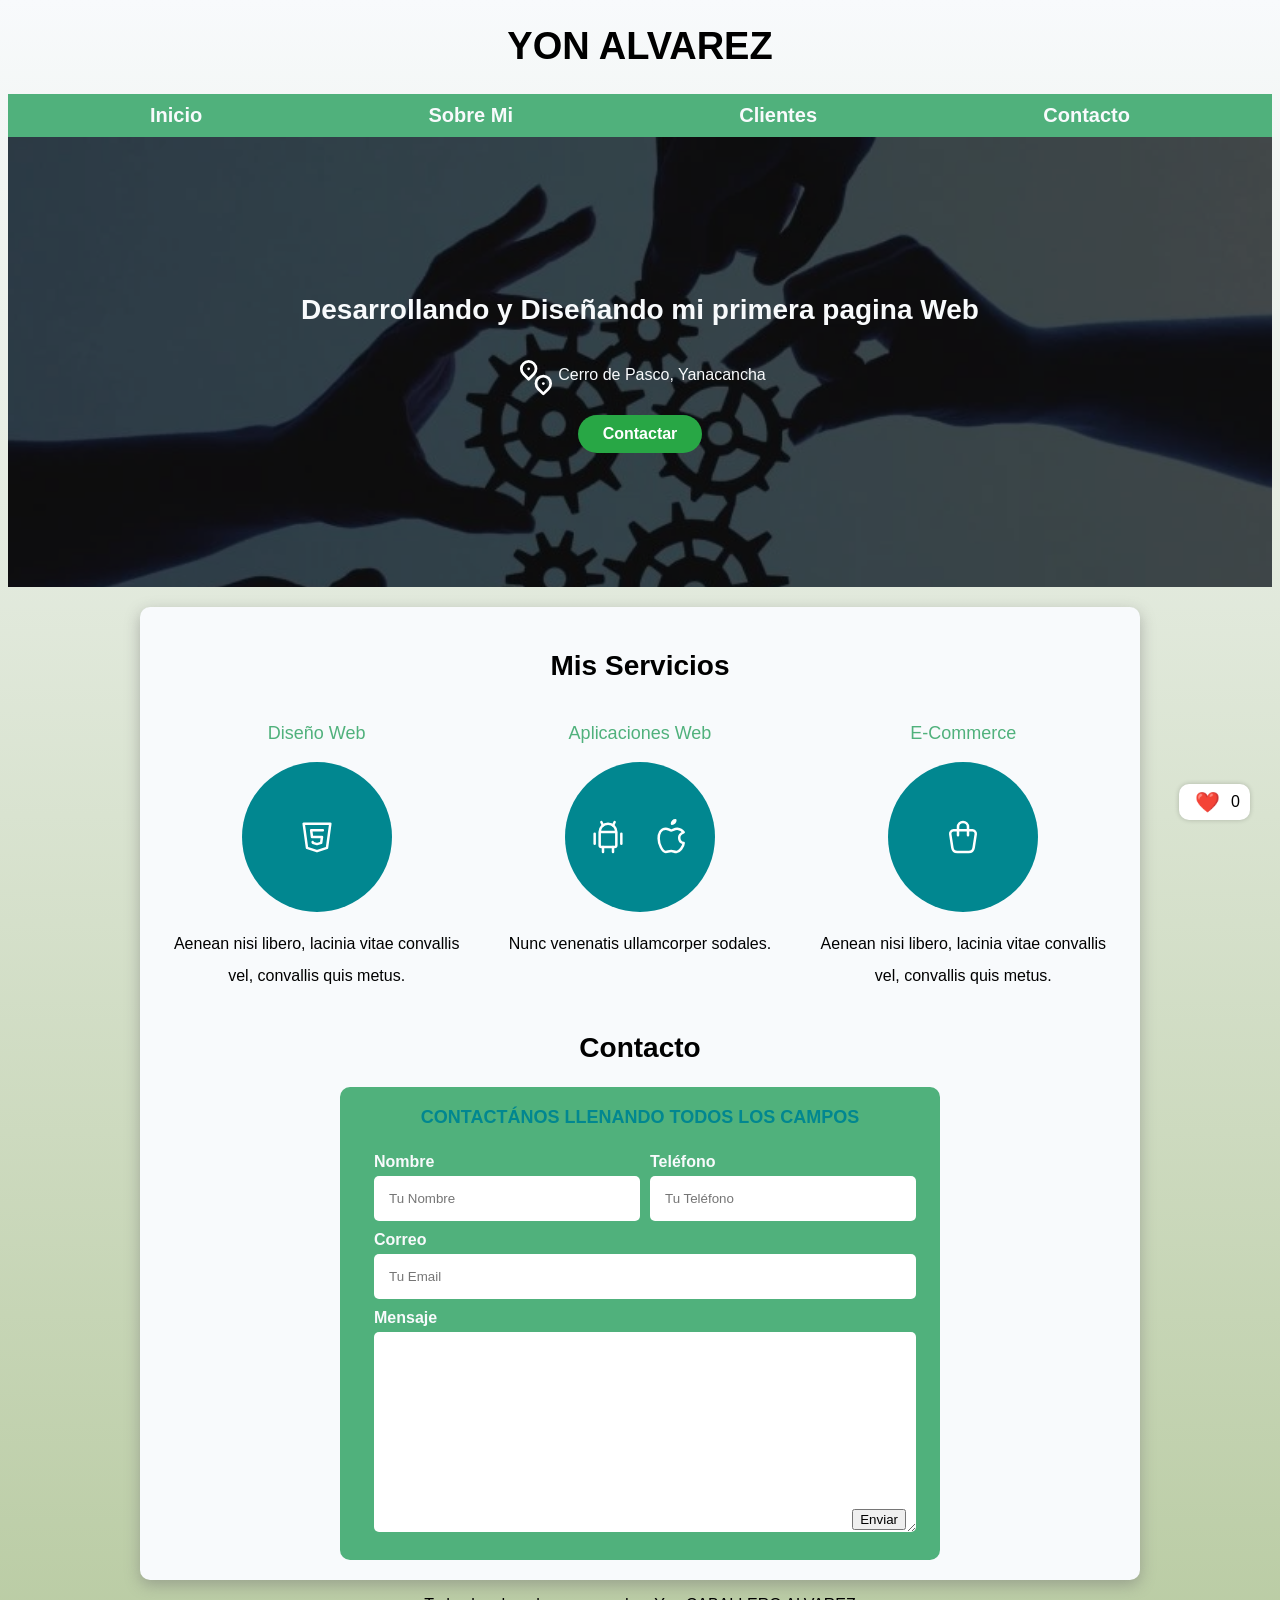
<file: index.html>
<!DOCTYPE html>
<html lang="en">
<head>
    <meta charset="UTF-8">
    <meta name="viewport" content="width=device-width, initial-scale=1.0">
    <title>Proyecyo Web</title>
    <link rel="preload" href="css/style.css" as="style">
    <link href="css/style.css" rel="stylesheet">
</head>
<body>
    <header>
        <h1 class="titulo">YON ALVAREZ</h1>
    </header>

    <div class="nav-bg">
        <nav class="navegacion-principal contenedor">
            <a href="index.html">Inicio</a>
            <a href="sobre_mi.html">Sobre Mi</a>
            <a href="Clientes.html">Clientes</a>
            <a href="contacto.html">Contacto</a>
        </nav>
    </div>

   
    <section class="hero">

        <div class="contenido-hero">
            <h2>Desarrollando y Diseñando mi primera pagina Web</h2> 
            <div class="ubicacion">
                <svg xmlns="http://www.w3.org/2000/svg" width="44" height="44" viewBox="0 0 24 24" fill="none" stroke="#ffffff" stroke-width="1.5" stroke-linecap="round" stroke-linejoin="round" class="icon icon-tabler icons-tabler-outline icon-tabler-map-pins"><path stroke="none" d="M0 0h24v24H0z" fill="none"/><path d="M10.828 9.828a4 4 0 1 0 -5.656 0l2.828 2.829l2.828 -2.829" />
                    <path d="M8 7l0 .01" />
                    <path d="M18.828 17.828a4 4 0 1 0 -5.656 0l2.828 2.829l2.828 -2.829" />
                    <path d="M16 15l0 .01" />
                </svg>
                <p>Cerro de Pasco, Yanacancha</p>
            </div>
            <a href="#contacto" class="btn-contacto">Contactar</a>
        </div> <!-- .contenido-hero --> 
    </section>
     
<div class="like-container-fixed">
  <button class="like-btn">❤️</button>
  <span class="like-count">0</span>
</div>

        <button id="btnTop" >Ir Arriba</button>
        <script src="js/script.js"></script>
        

    <main class="contenedor sombra">
        <h2>Mis Servicios</h2>

        <div class="servicios">
            <section class="servicio">
                <h3>Diseño Web</h3>
                <div class="iconos">
                    <svg xmlns="http://www.w3.org/2000/svg" width="40" height="40" viewBox="0 0 24 24" fill="none" stroke="#ffffff" stroke-width="1.5" stroke-linecap="round" stroke-linejoin="round" class="icon icon-tabler icons-tabler-outline icon-tabler-brand-html5">
                        <path stroke="none" d="M0 0h24v24H0z" fill="none"/>
                        <path d="M20 4l-2 14.5l-6 2l-6 -2l-2 -14.5l16 0" />
                        <path d="M15.5 8h-7l.5 4h6l-.5 3.5l-2.5 .75l-2.5 -.75l-.1 -.5" />
                    </svg>
                </div>
                <p>Aenean nisi libero, lacinia vitae convallis vel, convallis quis metus.</p>
            </section>
        
            <section class="servicio">
                <h3>Aplicaciones Web</h3>
                <div class="iconos">
                    <svg xmlns="http://www.w3.org/2000/svg" width="40" height="40" viewBox="0 0 24 24" fill="none" stroke="#ffffff" stroke-width="1.5" stroke-linecap="round" stroke-linejoin="round" class="icon icon-tabler icons-tabler-outline icon-tabler-brand-android"><path stroke="none" d="M0 0h24v24H0z" fill="none"/><path d="M4 10l0 6" /><path d="M20 10l0 6" /><path d="M7 9h10v8a1 1 0 0 1 -1 1h-8a1 1 0 0 1 -1 -1v-8a5 5 0 0 1 10 0" />
                        <path d="M8 3l1 2" />
                        <path d="M16 3l-1 2" />
                        <path d="M9 18l0 3" />
                        <path d="M15 18l0 3" />
                    </svg>
                    <svg xmlns="http://www.w3.org/2000/svg" width="40" height="40" viewBox="0 0 24 24" fill="none" stroke="#ffffff" stroke-width="1.5" stroke-linecap="round" stroke-linejoin="round" class="icon icon-tabler icons-tabler-outline icon-tabler-brand-apple">
                        <path stroke="none" d="M0 0h24v24H0z" fill="none"/>
                        <path d="M8.286 7.008c-3.216 0 -4.286 3.23 -4.286 5.92c0 3.229 2.143 8.072 4.286 8.072c1.165 -.05 1.799 -.538 3.214 -.538c1.406 0 1.607 .538 3.214 .538s4.286 -3.229 4.286 -5.381c-.03 -.011 -2.649 -.434 -2.679 -3.23c-.02 -2.335 2.589 -3.179 2.679 -3.228c-1.096 -1.606 -3.162 -2.113 -3.75 -2.153c-1.535 -.12 -3.032 1.077 -3.75 1.077c-.729 0 -2.036 -1.077 -3.214 -1.077" />
                        <path d="M12 4a2 2 0 0 0 2 -2a2 2 0 0 0 -2 2" />
                    </svg>
                    
                </div>
                <p>Nunc venenatis ullamcorper sodales.</p>
            </section>

            <section class="servicio">
                <h3>E-Commerce</h3>
                <div class="iconos">
                    <svg xmlns="http://www.w3.org/2000/svg" width="40" height="40" viewBox="0 0 24 24" fill="none" stroke="#ffffff" stroke-width="1.5" stroke-linecap="round" stroke-linejoin="round" class="icon icon-tabler icons-tabler-outline icon-tabler-shopping-bag"><path stroke="none" d="M0 0h24v24H0z" fill="none"/>
                        <path d="M6.331 8h11.339a2 2 0 0 1 1.977 2.304l-1.255 8.152a3 3 0 0 1 -2.966 2.544h-6.852a3 3 0 0 1 -2.965 -2.544l-1.255 -8.152a2 2 0 0 1 1.977 -2.304" />
                        <path d="M9 11v-5a3 3 0 0 1 6 0v5" />
                    </svg>
                </div>
                <p>Aenean nisi libero, lacinia vitae convallis vel, convallis quis metus.</p>
            </section>
        </div> <!--.servicios-->
    
        <section>
            <h2>Contacto</h2>

            <form class="formulario">
                <fieldset>
                    <legend>Contactános llenando todos los campos</legend>

                    <div class="contenedor-campos">
                        <div class="campo">
                            <label>Nombre</label>
                            <input class="input-text" type="text" placeholder="Tu Nombre">
                        </div>

                        <div class="campo">
                            <label>Teléfono</label>
                            <input class="input-text" type="tel" placeholder="Tu Teléfono">
                        </div>

                        <div class="campo">
                            <label>Correo</label>
                            <input class="input-text" type="email" placeholder="Tu Email">
                        </div>
                
                        <div class="campo">
                            <label>Mensaje</label>
                            <textarea class="input-text"></textarea>
                        </div>
                    </div> <!-- .contenedor-campos -->

                    <div class="alinear-derecha flex">
                        <input class="boton w-sm-100" type="submit" value="Enviar">
                    </div>
                </fieldset>
            </form>
        </section>

    </main>
    
    <footer class="footer">
        <p>Todos los derechos reservados. Yon CABALLERO ALVAREZ</p>
    </footer>

 <script>
  document.getElementById("btnIrArriba").addEventListener("click", function() {
    window.scrollTo({ top: 0, behavior: 'smooth' });
  });
</script>



</body>
</html>
</file>
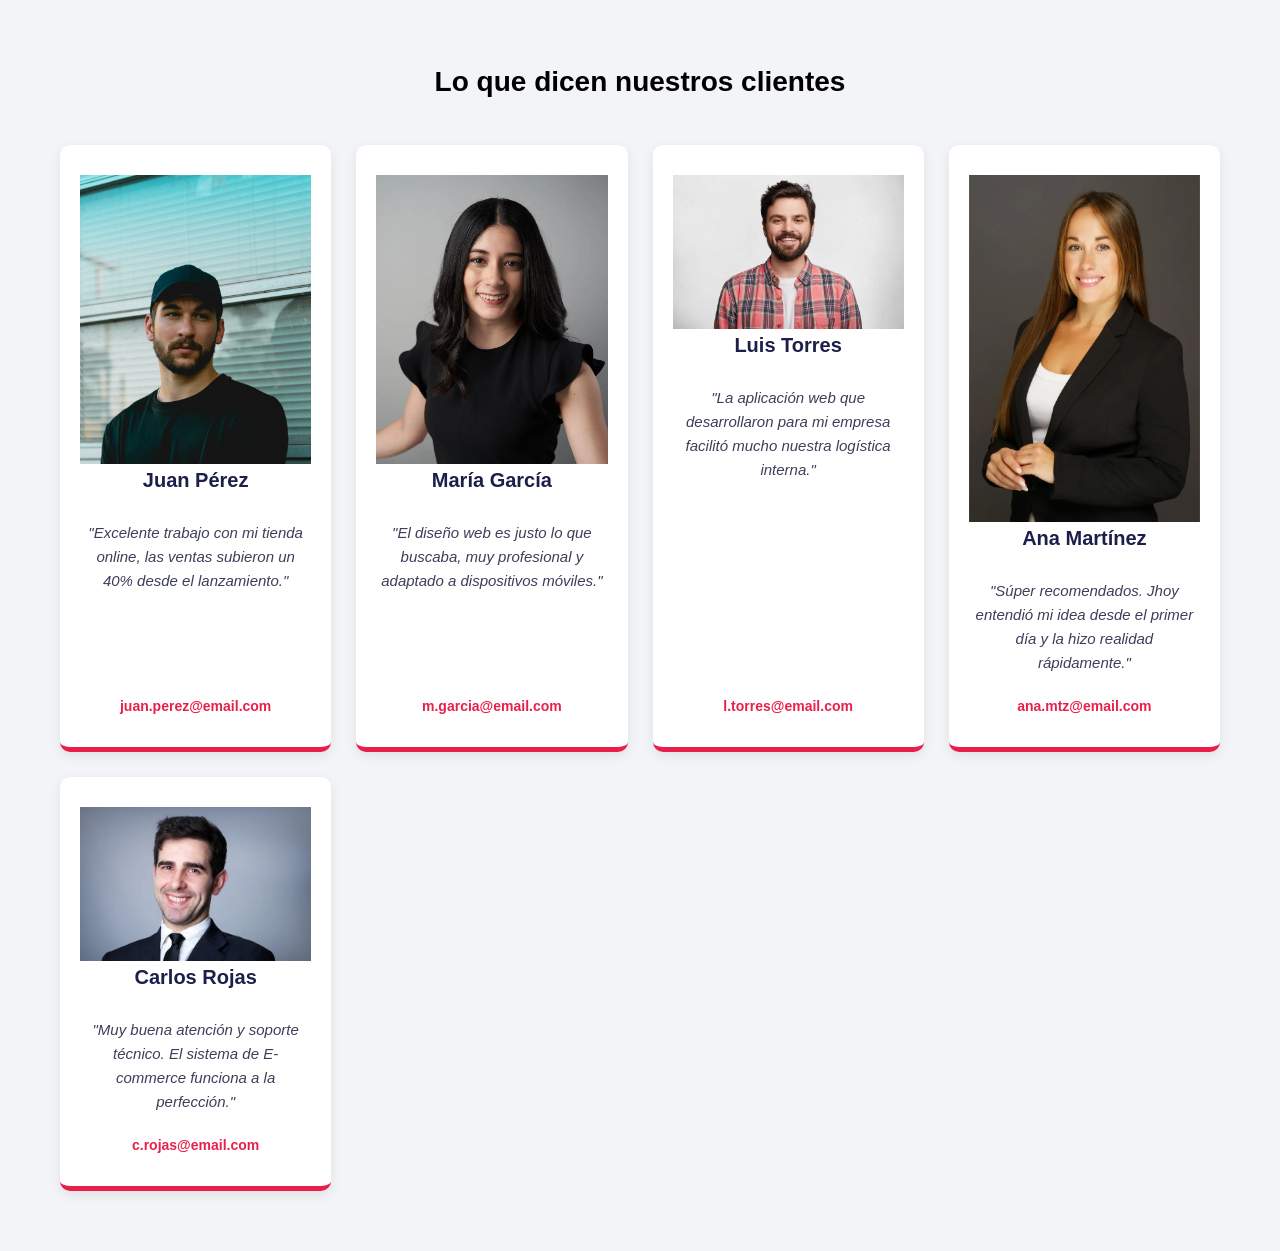
<file: Clientes.html>
<!DOCTYPE html>
<html lang="es">
<head>
    <meta charset="UTF-8">
    <meta name="viewport" content="width=device-width, initial-scale=1.0">
    <title>  Document</title>
   

    <link rel="stylesheet" href="css/Clientes.css">
</head>
<body>
    
    <section class="clientes-seccion">
    <h2>Lo que dicen nuestros clientes</h2>
    
    <div class="clientes-grid">
        <article class="cliente-card">
        <img src="imagen/3.jpg" alt="Foto de Juan Pérez" class="perfil-foto">

            <h3>Juan Pérez</h3>
            <p class="testimonio">"Excelente trabajo con mi tienda online, las ventas subieron un 40% desde el lanzamiento."</p>
            <a href="mailto:juan.perez@email.com" class="cliente-contacto">juan.perez@email.com</a>
        </article>

        <article class="cliente-card">
        <img src="imagen/2.jpg" alt="Foto de María García " class="perfil-foto">

            <h3>María García</h3>
            <p class="testimonio">"El diseño web es justo lo que buscaba, muy profesional y adaptado a dispositivos móviles."</p>
            <a href="mailto:m.garcia@email.com" class="cliente-contacto">m.garcia@email.com</a>
        </article>

        <article class="cliente-card">
        <img src="imagen/0.jpg" alt="Foto de Luis Torres" class="perfil-foto">

            <h3>Luis Torres</h3>
            <p class="testimonio">"La aplicación web que desarrollaron para mi empresa facilitó mucho nuestra logística interna."</p>
            <a href="mailto:l.torres@email.com" class="cliente-contacto">l.torres@email.com</a>
        </article>

        <article class="cliente-card">
        <img src="imagen/4.jpg" alt="Foto de Ana Martínez " class="perfil-foto">

            <h3>Ana Martínez</h3>
            <p class="testimonio">"Súper recomendados. Jhoy entendió mi idea desde el primer día y la hizo realidad rápidamente."</p>
            <a href="mailto:ana.mtz@email.com" class="cliente-contacto">ana.mtz@email.com</a>
        </article>

        <article class="cliente-card">
        <img src="imagen/5.jpg" alt="Foto de Carlos Rojas " class="perfil-foto">
            <h3>Carlos Rojas</h3>
            <p class="testimonio">"Muy buena atención y soporte técnico. El sistema de E-commerce funciona a la perfección."</p>
            <a href="mailto:c.rojas@email.com" class="cliente-contacto">c.rojas@email.com</a>
        </article>
    </div>

</section>

</body>
</html>
</file>
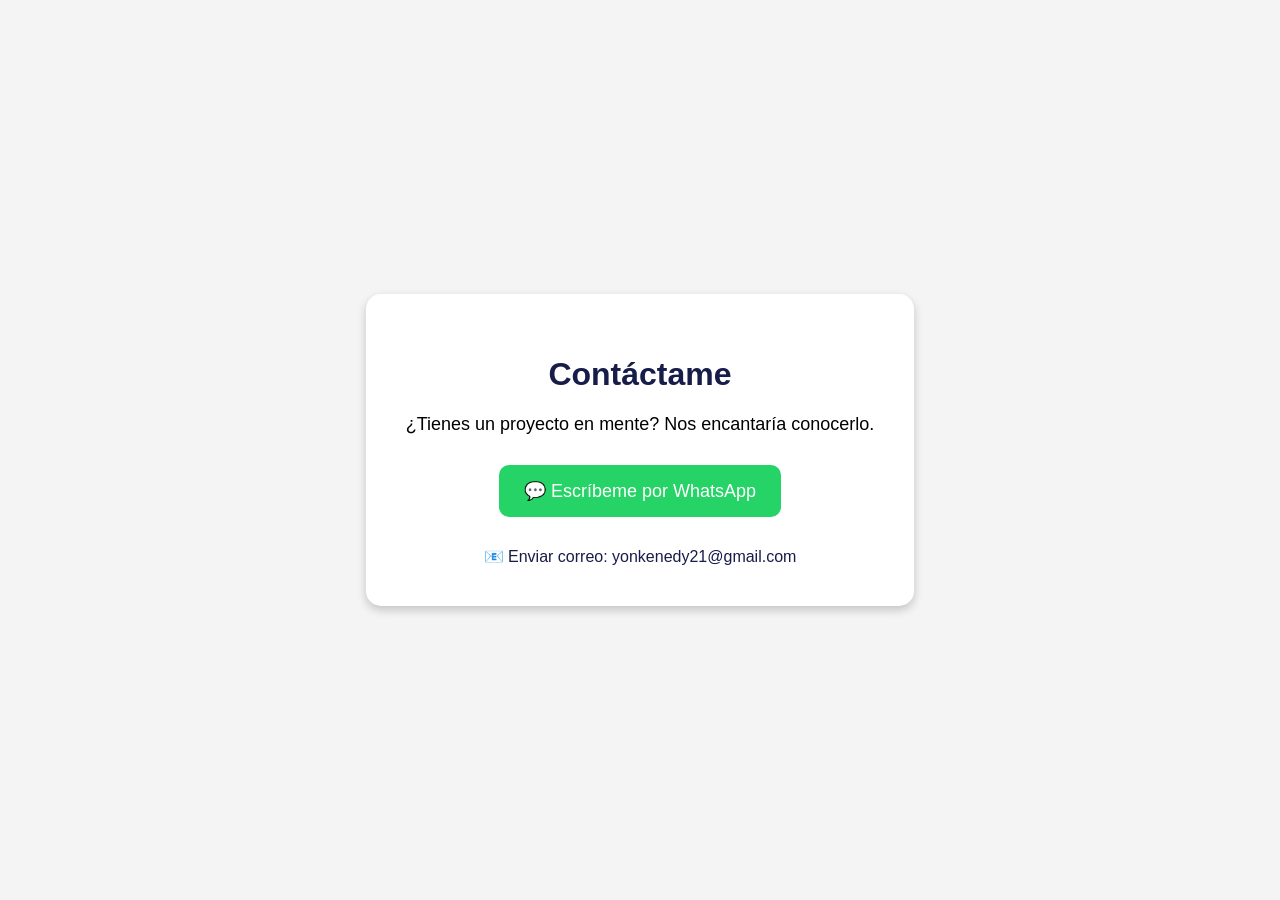
<file: contacto.html>
<!DOCTYPE html>
<html lang="es">
<head>
    <meta charset="UTF-8">
    <meta name="viewport" content="width=device-width, initial-scale=1.0">
    <title>Contacto</title>

    <style>
        body {
            font-family: Arial, sans-serif;
            margin: 0;
            background: #f4f4f4;
            display: flex;
            justify-content: center;
            align-items: center;
            height: 100vh;
            text-align: center;
        }

        .contenedor {
            background: white;
            padding: 40px;
            border-radius: 15px;
            box-shadow: 0 4px 10px rgba(0,0,0,0.2);
        }

        h1 {
            color: #171c49;
        }

        p {
            font-size: 18px;
            margin: 20px 0;
        }

        /* BOTÓN WHATSAPP */
        .btn-whatsapp {
            display: inline-block;
            padding: 15px 25px;
            background: #25D366;
            color: white;
            text-decoration: none;
            border-radius: 10px;
            font-size: 18px;
            margin: 10px;
            transition: 0.3s;
        }

        .btn-whatsapp:hover {
            background: #1ebe5d;
        }

        /* EMAIL */
        .email {
            display: block;
            margin-top: 20px;
            font-size: 16px;
            color: #171c49;
            text-decoration: none;
        }

        .email:hover {
            text-decoration: underline;
        }
    </style>
</head>

<body>

    <div class="contenedor">
        <h1>Contáctame</h1>

        <p>¿Tienes un proyecto en mente? Nos encantaría conocerlo.</p>

        <!-- BOTÓN WHATSAPP -->
        <a href="https://wa.me/51966007058" target="_blank" class="btn-whatsapp">
            💬 Escríbeme por WhatsApp
        </a>

        <!-- EMAIL -->
        <a href="mailto:tucorreo@gmail.com" class="email">
            📧 Enviar correo: yonkenedy21@gmail.com
        </a>
    </div>

</body>
</html>
</file>
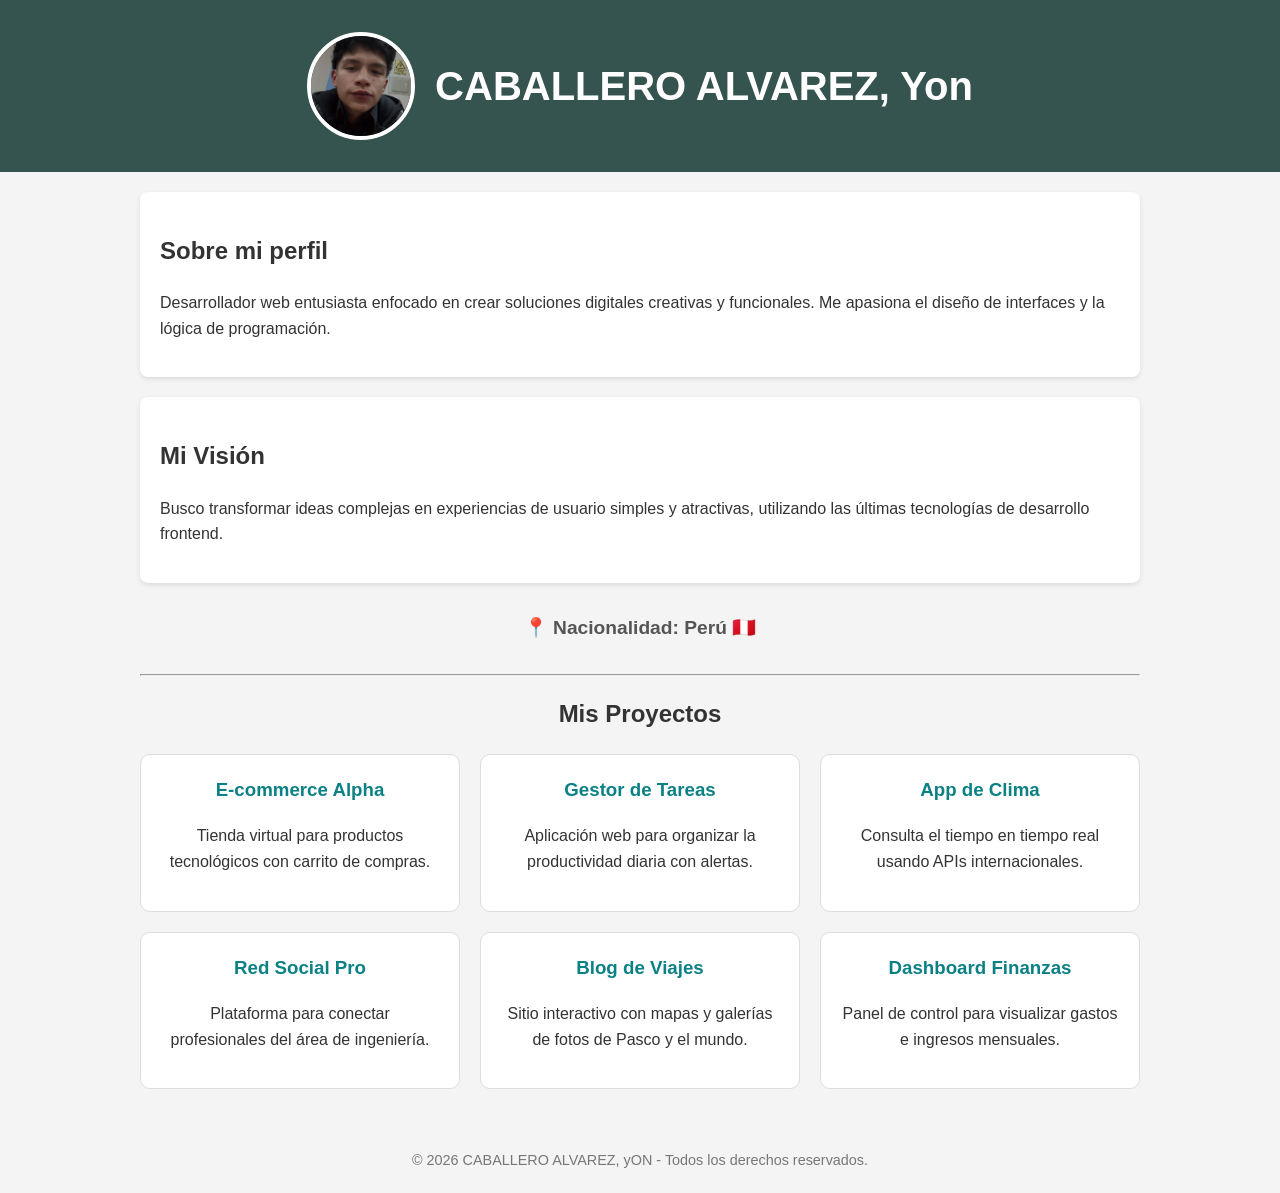
<file: sobre mi.html>
<!DOCTYPE html>
<html lang="es">
<head>
    <meta charset="UTF-8">
    <meta name="viewport" content="width=device-width, initial-scale=1.0">
    <title>CABALLERO ALVAREZ, Yon</title>
    <link rel="stylesheet" href="css/Sobre mi.css">
</head>
<body>

    <header>
        <img src="imagen/Perfil.jpg" alt class="perfil-foto">
        <h1>CABALLERO ALVAREZ, Yon</h1>
    </header>

    <div class="container">
        
        <section class="descripcion-seccion">
            <h2>Sobre mi perfil</h2>
            <p>Desarrollador web entusiasta enfocado en crear soluciones digitales creativas y funcionales. Me apasiona el diseño de interfaces y la lógica de programación.</p>
        </section>

        <section class="descripcion-seccion">
            <h2>Mi Visión</h2>
            <p>Busco transformar ideas complejas en experiencias de usuario simples y atractivas, utilizando las últimas tecnologías de desarrollo frontend.</p>
        </section>

        <div class="nacionalidad">
            📍 Nacionalidad: <strong>Perú</strong> 🇵🇪
        </div>

        <hr>

        <h2 style="text-align: center;">Mis Proyectos</h2>
            <div class="proyectos-grid">
            <div class="proyecto-card">
                <h3>E-commerce Alpha</h3>
                <p>Tienda virtual para productos tecnológicos con carrito de compras.</p>
            </div>
            <div class="proyecto-card">
                <h3>Gestor de Tareas</h3>
                <p>Aplicación web para organizar la productividad diaria con alertas.</p>
            </div>
            <div class="proyecto-card">
                <h3>App de Clima</h3>
                <p>Consulta el tiempo en tiempo real usando APIs internacionales.</p>
            </div>
            <div class="proyecto-card">
                <h3>Red Social Pro</h3>
                <p>Plataforma para conectar profesionales del área de ingeniería.</p>
            </div>
            <div class="proyecto-card">
                <h3>Blog de Viajes</h3>
                <p>Sitio interactivo con mapas y galerías de fotos de Pasco y el mundo.</p>
            </div>
            <div class="proyecto-card">
                <h3>Dashboard Finanzas</h3>
                <p>Panel de control para visualizar gastos e ingresos mensuales.</p>
            </div>
        </div>

    </div>

    <footer>
        &copy; 2026 CABALLERO ALVAREZ, yON - Todos los derechos reservados.
    </footer>

</body>
</html>
</file>
<file: css/style.css>
:root {
    --blanco: #F8FAFC;
    --oscuro: #0a516d;
    --primario: #018790;
    --secundario: #50b17c;
    --gris: #bacca4;
    --grisClaro: #bacca4;

}


html {
    font-size: 62.5%;
    box-sizing: border-box;
    scroll-snap-type: y mandatory;
}

.servicios,
.navegacion-principal,
.formulario {
    scroll-snap-align: center;
    scroll-snap-stop: always;
}

*, *:before, *:after {
    box-sizing: inherit;
}
body{
    font-size: 16px;
    font-family: 'krub', sans-serif;
    background-image: linear-gradient(to top, var(--grisClaro) 0%, var(--blanco) 100%);
}
.contenedor {
    max-width: 100rem;
    margin: 0  auto;
}
-boton {
    background-color: var(--gris);
    color: var (--blanco);
    padding: 1rem 3rem;
    margin-top: 3rem;
    font-size: 3rem;
    text-decoration: none;
    text-transform: uppercase;
    font-weight: bold;
    border-radius: .5rem;
    width: 90%;
    text-align: center;
    border: none;
}
@media (min-width: 768px) {
    .boton {
        width: auto;
    }
}
.boton:hover {
    cursor: pointer;
}

.sombra {
    box-shadow: 0px 5px 15px 0px rgba(112,112,112,0.48);
    background-color: var(--blanco);
    padding: 2rem;
    border-radius: 1rem;
}

h1 {
    font-size: 3.8rem;
}
h2 {
    font-size: 2.8rem;
}
h3 {
    font-size: 1.8rem;
}
h1,h2,h3 {
    text-align: center;
}

.titulo span {
    font-size: 2rem;
}

.w-sm-100 {
    width: 100%;
}
@media (min-width: 768px) {
    .w-sm-100 {
        width: auto;
    }
}
.flex {
    display: flex;
}
.alinear-derecha {
    justify-content: flex-end;
}

.nav-bg {
    background-color: var(--secundario);
}
.navegacion-principal {
    display: flex;
    flex-direction: column;
}
@media (min-width: 768px) {
    .navegacion-principal {
        flex-direction: row;
        justify-content: space-between;
    }
}

.navegacion-principal a {
    display: block;
    text-align: center;
    color: var(--blanco);
    text-decoration: none;
    font-size: 2rem;
    font-weight: 700;
    padding: 1rem;
}
.navegacion-principal a:hover {
    background-color: var(--primario);
    color: var(--oscuro);
}

.hero {
    background-image: url(../imagen/fondo.jpg);
    background-repeat: no-repeat;
    background-size: cover;
    height: 450px;
    position: relative;
    margin-bottom: 2rem;
}
.contenido-hero {
    position: absolute;
    background-color: rgba( 0,0,0, .7 ); /** Anterior **/
    background-color: rgb( 0 0 0 / 70% );
    width: 100%;
    height: 100%;

    display: flex;
    flex-direction: column;
    align-items: center;
    justify-content: center;

}
.contenido-hero h2, 
.contenido-hero p {
    color: var(--blanco);
}
.contenido-hero .ubicacion {
    display: flex;
    align-items: flex-end;
}

@media (min-width: 768px) {
    .servicios {
        display: grid;
        grid-template-columns: repeat(3, 1fr);
        column-gap: 1rem;
    }
}

.servicio {
    display: flex;
    flex-direction: column;
    align-items: center;
}
.servicio h3 {
    color: var(--secundario);
    font-weight: normal;
}
.servicio p {
    line-height: 2;
    text-align: center;
}
.servicio .iconos {
    height: 15rem;
    width: 15rem;
    background-color: var(--primario);
    border-radius: 50%;
    display: flex;
    justify-content: space-evenly;
    align-items: center;
}

.formulario {
    background-color: var(--secundario);
    width: min( 60rem, 100% ); 
    margin: 0 auto;
    padding: 2rem;
    border-radius: 1rem;
}

.formulario fieldset {
    border: none;
}
.formulario legend {
    text-align: center;
    font-size: 1.8rem;
    text-transform: uppercase;
    font-weight: 700;
    margin-bottom: 2rem;
    color: var(--primario);
}

@media (min-width: 768px) {
    .contenedor-campos {
        display: grid;
        grid-template-columns: 50% 50%;
        grid-template-rows: auto auto 20rem ;
        column-gap: 1rem;
    }

    .campo:nth-child(3),
    .campo:nth-child(4) {
        grid-column: 1 / 3;
    }
}
.campo {
    margin-bottom: 1rem;
}
.campo label {
    color: var(--blanco);
    font-weight: bold;
    margin-bottom: .5rem;
    display: block;
}
.campo textarea {
    height: 20rem;
}

.input-text {
    width: 100%;
    border: none;
    padding: 1.5rem;
    border-radius: .5rem;
}

/** Footer **/
.footer {
    text-align: center;
}

/* Estilo para el botón "Ir Arriba" */
#btnTop {
  position: fixed; /* Fijo en la pantalla */
  bottom: 30px; /* Distancia desde la parte inferior */
  right: 30px; /* Distancia desde la derecha */
  padding: 10px 15px; /* Espaciado interno */
  background-color: #007bff; /* Color de fondo (azul) */
  color: #fff; /* Color del texto */
  border: none; /* Sin borde */
  border-radius: 5px; /* Bordes redondeados */
  cursor: pointer; /* Cursor en forma de mano */
  font-size: 14px; /* Tamaño de fuente */
  box-shadow: 0 4px 6px rgba(0,0,0,0.1); /* sombra sutil */
  transition: background-color 0.3s, transform 0.2s; /* transición suave */
  z-index: 1000; /* Para que esté por encima de otros elementos */
}

.like-container-fixed {
  position: fixed;
  bottom: 80px; /* 🔥 MÁS ARRIBA que el botón "Ir Arriba" */
  right: 30px;  /* mismo lado */
  display: flex;
  align-items: center;
  gap: 5px;
  background: white;
  padding: 5px 10px;
  border-radius: 10px;
  box-shadow: 0 0 5px rgba(0,0,0,0.2);
}

.like-btn {
  border: none;
  background: none;
  font-size: 20px;
  cursor: pointer;
}

.like-btn.liked {
  color: red;
}

.btn-contacto {
  display: inline-block;
  margin-top: 15px;
  padding: 10px 25px;
  background-color: #28a745; /* verde */
  color: white;
  text-decoration: none;
  border-radius: 25px;
  font-weight: bold;
  transition: 0.3s;
}

/* 🔥 EFECTO AL PASAR EL CURSOR */
.btn-contacto:hover {
  background-color: #1e7e34; /* verde más oscuro */
  transform: scale(1.05);
}
</file>
<file: css/Clientes.css>
/* VARIABLES */
:root {
    --blanco: #ffffff;
    --oscuro: #0b0f2f;
    --primario: #1c1f4a;
    --secundario: #e91f4b;
    --gris: #3c3f58;
    --grisClaro: #f2f4f8;
}

/* RESET GENERAL */
html {
    font-size: 62.5%; /* 1rem = 10px */
    box-sizing: border-box;
}
*, *:before, *:after {
    box-sizing: inherit;
}

body {
    font-size: 16px;
    font-family: Arial, Helvetica, sans-serif;
    background-color: var(--grisClaro);
    margin: 0;
    line-height: 1.6;
}

/* HEADER */
header {
    text-align: center;
    background-color: var(--blanco);
    padding: 2.5rem;
}
header h1 {
    margin: 0;
    color: var(--oscuro);
}

/* NAVEGACIÓN */
nav {
    background-color: var(--secundario);
    display: flex;
    justify-content: center;
    gap: 2rem;
    padding: 1.5rem;
    position: sticky;
    top: 0;
    z-index: 100;
}

nav a {
    color: var(--blanco);
    text-decoration: none;
    font-weight: bold;
    text-transform: uppercase;
    font-size: 1.4rem;
}

nav a:hover {
    text-decoration: underline;
}

/* HERO SECTION */
.hero {
    background: linear-gradient(rgba(0,0,0,.7), rgba(0,0,0,.7)), url('../imagen/');
    background-size: cover;
    background-position: center;
    color: white;
    text-align: center;
    padding: 8rem 2rem;
}

.hero h2 { font-size: 3rem; margin-bottom: 1rem; }

.boton {
    background-color: var(--secundario);
    color: white;
    padding: 1.2rem 3rem;
    text-decoration: none;
    border-radius: .5rem;
    display: inline-block;
    margin-top: 2rem;
    font-weight: bold;
    font-size: 1.8rem;
}

/* CONTENEDOR BLANCO (Servicios) */
.contenedor-blanco {
    max-width: 1000px;
    margin: -5rem auto 4rem auto;
    background-color: var(--blanco);
    padding: 4rem;
    border-radius: 1rem;
    box-shadow: 0px 10px 20px rgba(0,0,0,0.1);
    position: relative;
}

.contenedor-blanco h2 {
    text-align: center;
    margin-bottom: 3rem;
    font-size: 2.5rem;
    color: var(--oscuro);
}

/* GRID DE SERVICIOS */
@media (min-width: 768px) {
    .servicios-grid {
        display: grid;
        grid-template-columns: repeat(3, 1fr);
        gap: 3rem;
        align-items: stretch;
    }
}

.servicio-card {
    display: flex;
    flex-direction: column;
    align-items: center;
    text-align: center;
    padding: 1.5rem;
}

.servicio-card h3 {
    color: var(--secundario);
    margin-bottom: 1.5rem;
    font-size: 2rem;
}

/* ESTILO DE ICONOS */
.servicio-card svg, 
.iconos-dobles svg {
    background-color: var(--primario);
    color: var(--blanco);
    border-radius: 50%;
    padding: 1.5rem;
    width: 75px;
    height: 75px;
    margin-bottom: 2rem;
}

.iconos-dobles {
    display: flex;
    gap: 1rem;
    justify-content: center;
}

/* SECCIÓN CLIENTES */
.clientes-seccion {
    max-width: 1200px;
    margin: 6rem auto;
    padding: 0 2rem;
}

.clientes-seccion h2 {
    text-align: center;
    font-size: 2.8rem;
    margin-bottom: 4rem;
}

.clientes-grid {
    display: grid;
    /* Ajuste para que las 5 tarjetas se acomoden mejor */
    grid-template-columns: repeat(auto-fit, minmax(250px, 1fr));
    gap: 2.5rem;
}

.cliente-card {
    background-color: var(--blanco);
    padding: 3rem 2rem;
    border-radius: 1rem;
    box-shadow: 0px 4px 12px rgba(0,0,0,0.08);
    text-align: center;
    border-bottom: 5px solid var(--secundario);
    transition: transform .3s ease, box-shadow .3s ease;
    display: flex;
    flex-direction: column;
    justify-content: space-between; /* Mantiene el botón/email abajo */
}

.cliente-card:hover {
    transform: translateY(-10px);
    box-shadow: 0px 10px 20px rgba(0,0,0,0.15);
}

/* FOTOS DE CLIENTES - CORRECCIÓN DE PROPORCIÓN */
.cliente-avatar {
    width: 12rem;      /* Tamaño un poco más grande para que luzcan */
    height: 12rem;
    border-radius: 50%;
    object-fit: cover; /* ESTO EVITA QUE SE ESTIREN */
    object-position: center;
    margin: 0 auto 2rem auto;
    border: 4px solid var(--grisClaro);
    display: block;
}

.cliente-card h3 {
    margin: 0 0 1rem 0;
    color: var(--primario);
    font-size: 2rem;
}

.testimonio {
    font-style: italic;
    font-size: 1.5rem;
    color: var(--gris);
    margin-bottom: 2rem;
    flex-grow: 1; /* Empuja el contacto hacia abajo */
}

.cliente-contacto {
    color: var(--secundario);
    text-decoration: none;
    font-weight: bold;
    font-size: 1.4rem;
}

/* WHATSAPP */
.whatsapp-container {
    text-align: center;
    margin: 5rem 0;
}

.boton-whatsapp {
    display: inline-flex;
    align-items: center;
    gap: 1rem;
    background-color: #25D366;
    color: white;
    padding: 1.5rem 3.5rem;
    border-radius: 5rem;
    text-decoration: none;
    font-weight: bold;
    font-size: 1.8rem;
    transition: background-color .3s ease, transform .2s ease;
}

.boton-whatsapp:hover {
    background-color: #128C7E;
    transform: scale(1.05);
}

/* FORMULARIO DE CONTACTO */
.contacto-seccion {
    padding: 5rem 2rem;
}

.formulario {
    background-color: var(--gris);
    max-width: 600px;
    margin: 0 auto;
    padding: 3rem;
    border-radius: 1rem;
}

.formulario fieldset { border: none; padding: 0; }

.formulario legend {
    color: var(--blanco);
    text-align: center;
    font-size: 1.8rem;
    margin-bottom: 2rem;
    text-transform: uppercase;
}

.campo { margin-bottom: 2rem; }

.formulario label { color: var(--blanco); display: block; margin-bottom: .8rem; }

.formulario input, 
.formulario textarea {
    width: 100%;
    padding: 1.2rem;
    border-radius: .5rem;
    border: none;
    font-size: 1.6rem;
}

.formulario textarea { height: 120px; }

.formulario button {
    background-color: var(--secundario);
    color: var(--blanco);
    width: 100%;
    padding: 1.5rem;
    border: none;
    border-radius: .5rem;
    font-weight: bold;
    cursor: pointer;
    text-transform: uppercase;
    font-size: 1.6rem;
    transition: background-color .3s ease;
}

.formulario button:hover {
    background-color: #c71a3f;
}

/* FOOTER */
footer {
    text-align: center;
    padding: 3rem;
    background-color: var(--oscuro);
    color: var(--blanco);
}
</file>
<file: css/Sobre mi.css>
/* style.css */
body {
    font-family: Arial, sans-serif;
    line-height: 1.6;
    margin: 0;
    padding: 0;
    background-color: #f4f4f4;
    color: #333;
}

header {
    background-color: #36544f;
    color: white;
    padding: 2rem;
    display: flex;
    flex-direction: column;
    align-items: center;
    justify-content: center;
}

@media (min-width: 600px) {
    header {
        flex-direction: row;
        gap: 20px;
    }
}

.perfil-foto {
    width: 100px;
    height: 100px;
    border-radius: 50%;
    object-fit: cover;
    border: 4px solid white;
    margin-bottom: 15px;
}

@media (min-width: 600px) {
    .perfil-foto {
        margin-bottom: 0;
    }
}

header h1 {
    margin: 0;
    font-size: 2.5rem;
}

.container {
    max-width: 1000px;
    margin: 20px auto;
    padding: 0 20px;
}

.descripcion-seccion {
    background: white;
    padding: 20px;
    margin-bottom: 20px;
    border-radius: 8px;
    box-shadow: 0 2px 5px rgba(0,0,0,0.1);
}

.nacionalidad {
    text-align: center;
    font-weight: bold;
    font-size: 1.2rem;
    margin: 30px 0;
    color: #555;
}

.proyectos-grid {
    display: grid;
    grid-template-columns: repeat(auto-fit, minmax(250px, 1fr));
    gap: 20px;
    margin-top: 20px;
}

.proyecto-card {
    background: #fff;
    border: 1px solid #ddd;
    padding: 20px;
    text-align: center;
    border-radius: 10px;
    transition: transform 0.3s ease;
}

.proyecto-card:hover {
    transform: translateY(-5px);
    border-color: #1f5f61;
}

.proyecto-card h3 {
    margin-top: 0;
    color: #0b8185;
}

footer {
    text-align: center;
    padding: 20px;
    margin-top: 40px;
    font-size: 0.9rem;
    color: #777;
}
</file>
